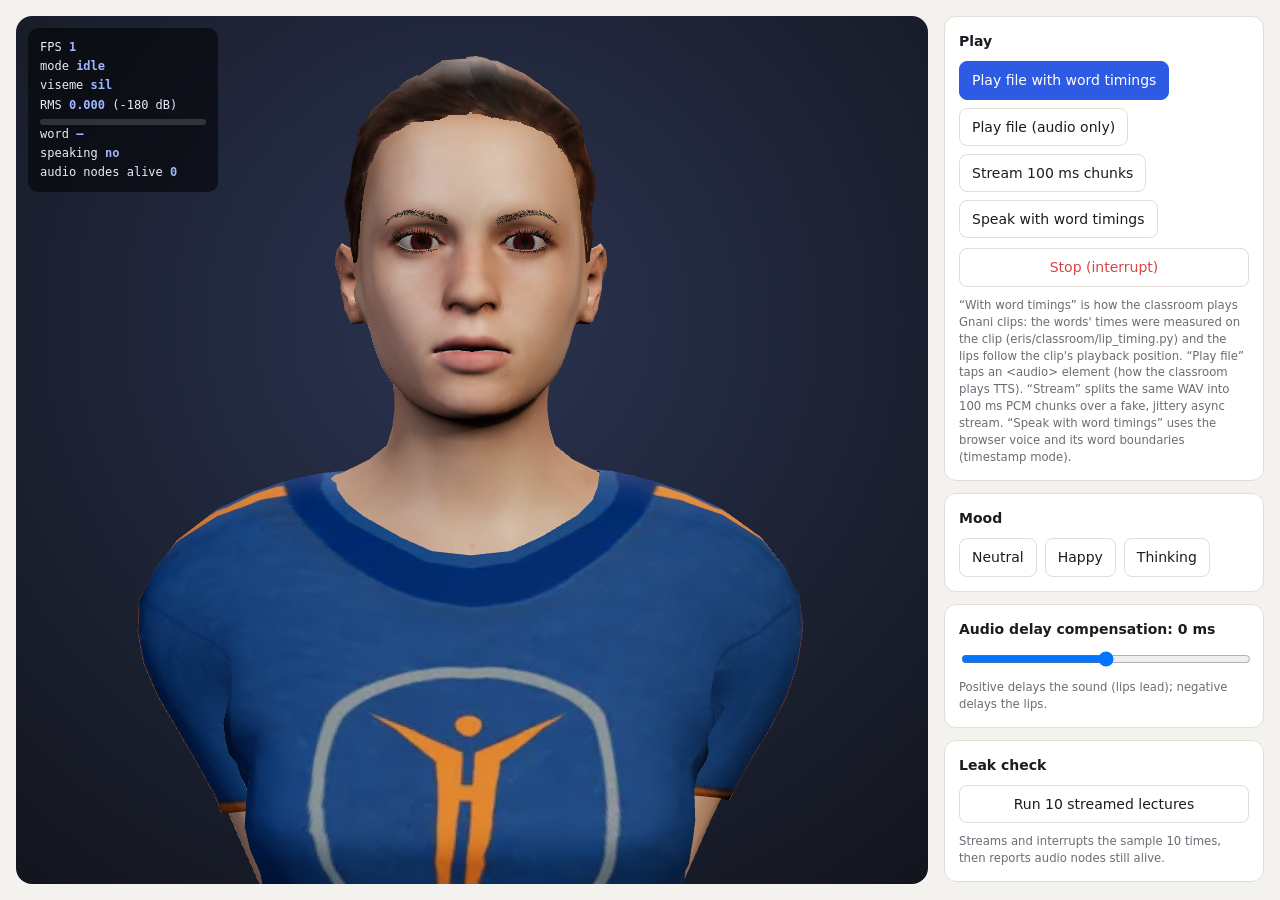
<file: web/avatar-demo.html>
<!doctype html>
<html lang="en">
<head>
  <meta charset="utf-8">
  <meta name="viewport" content="width=device-width, initial-scale=1">
  <title>Avatar Demo · Eris</title>
  <script type="importmap">
    { "imports": { "three": "./vendor/three/three.module.js", "three/addons/": "./vendor/three/addons/" } }
  </script>
  <style>
    :root { --bg: #f4f2ee; --panel: #ffffff; --text: #1b1c21; --muted: #6b6c74; --border: #e2ded4; --accent: #2d5be3; color-scheme: light; }
    * { box-sizing: border-box; }
    body { margin: 0; background: var(--bg); color: var(--text); font: 14px/1.45 system-ui, -apple-system, "Segoe UI", sans-serif; }
    main { display: grid; grid-template-columns: minmax(0, 1fr) 320px; gap: 16px; padding: 16px; height: 100vh; }
    #stage { position: relative; border-radius: 16px; overflow: hidden; background: radial-gradient(circle at 50% 35%, #2b3350, #12151d); min-height: 360px; }
    #debug { position: absolute; left: 12px; top: 12px; padding: 10px 12px; border-radius: 10px; background: rgba(0,0,0,.55); color: #e8ecf5; font: 12px/1.6 ui-monospace, Menlo, monospace; min-width: 190px; pointer-events: none; }
    #debug b { color: #9fb6ff; font-weight: 600; }
    #meter { height: 6px; border-radius: 3px; background: rgba(255,255,255,.15); overflow: hidden; margin-top: 4px; }
    #meter i { display: block; height: 100%; width: 0; background: #7ee0a1; }
    #loading { position: absolute; inset: 0; display: grid; place-items: center; color: #cfd6e6; }
    aside { display: flex; flex-direction: column; gap: 12px; overflow: auto; }
    .card { background: var(--panel); border: 1px solid var(--border); border-radius: 12px; padding: 14px; display: flex; flex-direction: column; gap: 10px; }
    .card h2 { margin: 0; font-size: 14px; }
    .row { display: flex; gap: 8px; flex-wrap: wrap; }
    button, select { font: inherit; padding: 8px 12px; border-radius: 8px; border: 1px solid var(--border); background: var(--panel); color: var(--text); cursor: pointer; }
    button.primary { background: var(--accent); border-color: var(--accent); color: #fff; }
    button.stop { color: #d64545; }
    small, .muted { color: var(--muted); }
    input[type=range] { width: 100%; }
    @media (max-width: 760px) { main { grid-template-columns: 1fr; height: auto; } #stage { height: 62vh; } }
  </style>
</head>
<body>
<main>
  <section id="stage">
    <div id="loading">Loading avatar…</div>
    <div id="debug">
      <div>FPS <b id="d-fps">–</b></div>
      <div>mode <b id="d-mode">–</b></div>
      <div>viseme <b id="d-viseme">–</b></div>
      <div>RMS <b id="d-rms">–</b> <span id="d-db"></span></div>
      <div id="meter"><i></i></div>
      <div>word <b id="d-word">–</b></div>
      <div>speaking <b id="d-speaking">no</b></div>
      <div>audio nodes alive <b id="d-nodes">0</b></div>
    </div>
  </section>
  <aside>
    <div class="card">
      <h2>Play</h2>
      <div class="row">
        <button class="primary" id="play-timed">Play file with word timings</button>
        <button id="play-file">Play file (audio only)</button>
        <button id="play-stream">Stream 100 ms chunks</button>
        <button id="play-words">Speak with word timings</button>
      </div>
      <button class="stop" id="stop">Stop (interrupt)</button>
      <small>“With word timings” is how the classroom plays Gnani clips: the words' times were measured on the clip
        (eris/classroom/lip_timing.py) and the lips follow the clip's playback position. “Play file” taps an &lt;audio&gt; element (how the classroom plays TTS). “Stream” splits the same WAV into 100 ms PCM chunks over a fake, jittery async stream. “Speak with word timings” uses the browser voice and its word boundaries (timestamp mode).</small>
    </div>
    <div class="card">
      <h2>Mood</h2>
      <div class="row">
        <button data-mood="neutral">Neutral</button><button data-mood="happy">Happy</button><button data-mood="thinking">Thinking</button>
      </div>
    </div>
    <div class="card">
      <h2>Audio delay compensation: <span id="delay-v">0</span> ms</h2>
      <input id="delay" type="range" min="-150" max="150" step="5" value="0">
      <small>Positive delays the sound (lips lead); negative delays the lips.</small>
    </div>
    <div class="card">
      <h2>Leak check</h2>
      <button id="stress">Run 10 streamed lectures</button>
      <small id="stress-out" class="muted">Streams and interrupts the sample 10 times, then reports audio nodes still alive.</small>
    </div>
  </aside>
</main>
<script type="module">
  import { createAvatar } from "./js/avatar/avatar.js";
  import { parseWav, splitPcm } from "./js/avatar/scheduler.js";

  const $ = (id) => document.getElementById(id);
  const stage = $("stage");
  const avatar = await createAvatar({ container: stage, options: { background: null } }).catch((e) => {
    $("loading").textContent = "Could not load the avatar: " + e.message; throw e;
  });
  $("loading").remove();
  window.avatar = avatar;  // handy for debugging in the console

  const sampleUrl = "./assets/avatar-demo/sample.wav";
  const sampleText = (await (await fetch("./assets/avatar-demo/sample.json")).json()).text;
  const wavBytes = await (await fetch(sampleUrl)).arrayBuffer();

  // 1) Whole file through an <audio> element, tapped by the avatar (played once, through the avatar).
  const audioEl = new Audio(sampleUrl);
  window.demoAudio = audioEl;  // for debugging and the sync measurement
  avatar.attachAudioStream(audioEl);
  $("play-file").onclick = async () => { await avatar.ctx.resume(); avatar.clearTimestamps(); audioEl.currentTime = 0; audioEl.play(); };

  // 1b) The same element with measured word timings, on the element's own clock (the classroom's path).
  const timing = await (await fetch("./assets/avatar-demo/sample.timing.json")).json();
  $("play-timed").onclick = async () => {
    await avatar.ctx.resume();
    audioEl.currentTime = 0;
    avatar.setTimestamps(timing, { clock: "media", media: audioEl });
    audioEl.play();
  };
  const wordAt = (t) => { const i = timing.times.findIndex((s, k) => t * 1000 >= s && t * 1000 <= s + timing.durations[k]); return i < 0 ? "–" : timing.words[i]; };

  // 2) The same WAV as 100 ms PCM chunks over a fake async stream with network jitter.
  let streamRun = 0;
  async function* fakeStream(ms = 100) {
    const wav = parseWav(wavBytes);
    for (const chunk of splitPcm(wavBytes, wav, ms)) {
      await new Promise(r => setTimeout(r, ms * (0.5 + Math.random() * 0.6)));  // arrives a bit faster than real time, jittery
      yield { chunk, format: { type: "pcm16", sampleRate: wav.sampleRate, channels: wav.channels } };
    }
  }
  async function playStream(stopAfterMs = 0) {
    const run = ++streamRun;
    await avatar.ctx.resume();
    const started = performance.now();
    for await (const { chunk, format } of fakeStream()) {
      if (run !== streamRun) return;
      avatar.pushAudioChunk(chunk, format);
      if (stopAfterMs && performance.now() - started > stopAfterMs) { avatar.stop(); return; }
    }
  }
  $("play-stream").onclick = () => playStream();

  // 3) Browser voice + word boundary events → timestamp mode (the browser voice can't be routed into Web Audio).
  $("play-words").onclick = () => {
    speechSynthesis.cancel();
    const u = new SpeechSynthesisUtterance(sampleText);
    u.rate = 0.9; u.lang = "en-US";
    const words = sampleText.split(/\s+/);
    let fired = false;
    u.onboundary = (e) => {
      if (e.name && e.name !== "word") return;
      fired = true;
      const word = sampleText.slice(e.charIndex).split(/\s/)[0];
      avatar.setTimestamps({ words: [word], times: [0], durations: [Math.max(180, word.length * 75)] }, { clock: "perf" });
    };
    u.onstart = () => setTimeout(() => {  // voices without boundary events: spread the words over an estimate
      if (fired) return;
      let t = 0; const times = [], durs = [];
      for (const w of words) { const d = Math.max(180, w.length * 75); times.push(t); durs.push(d); t += d + 60; }
      avatar.setTimestamps({ words, times, durations: durs }, { clock: "perf" });
    }, 300);
    speechSynthesis.speak(u);
  };

  $("stop").onclick = () => { streamRun++; audioEl.pause(); speechSynthesis.cancel(); avatar.stop(); };
  document.querySelectorAll("[data-mood]").forEach(b => b.onclick = () => avatar.setMood(b.dataset.mood));
  $("delay").oninput = (e) => { avatar.setDelay(+e.target.value); $("delay-v").textContent = e.target.value; };

  $("stress").onclick = async () => {
    $("stress-out").textContent = "Running…";
    for (let i = 1; i <= 10; i++) {
      $("stress-out").textContent = `Lecture ${i}/10…`;
      await playStream(1200 + Math.random() * 800);
      await new Promise(r => setTimeout(r, 300));
    }
    await new Promise(r => setTimeout(r, 500));
    const s = avatar.audio.stats;
    $("stress-out").textContent = `Done: ${s.created} buffer sources created, ${s.released} released, ${avatar.audio.sources.size} still alive.`;
  };

  // Debug overlay (10×/s is plenty).
  avatar.addEventListener("speechstart", () => $("d-speaking").textContent = "yes");
  avatar.addEventListener("speechend", () => $("d-speaking").textContent = "no");
  setInterval(() => {
    const d = avatar.debug;
    $("d-fps").textContent = d.fps; $("d-mode").textContent = d.mode; $("d-viseme").textContent = d.viseme;
    $("d-rms").textContent = d.rms.toFixed(3); $("d-db").textContent = `(${d.db.toFixed(0)} dB)`;
    document.querySelector("#meter i").style.width = `${Math.round(d.level * 100)}%`;
    $("d-nodes").textContent = avatar.audio.sources.size;
    $("d-word").textContent = audioEl.paused ? "–" : wordAt(audioEl.currentTime);
  }, 100);
</script>
</body>
</html>
</file>
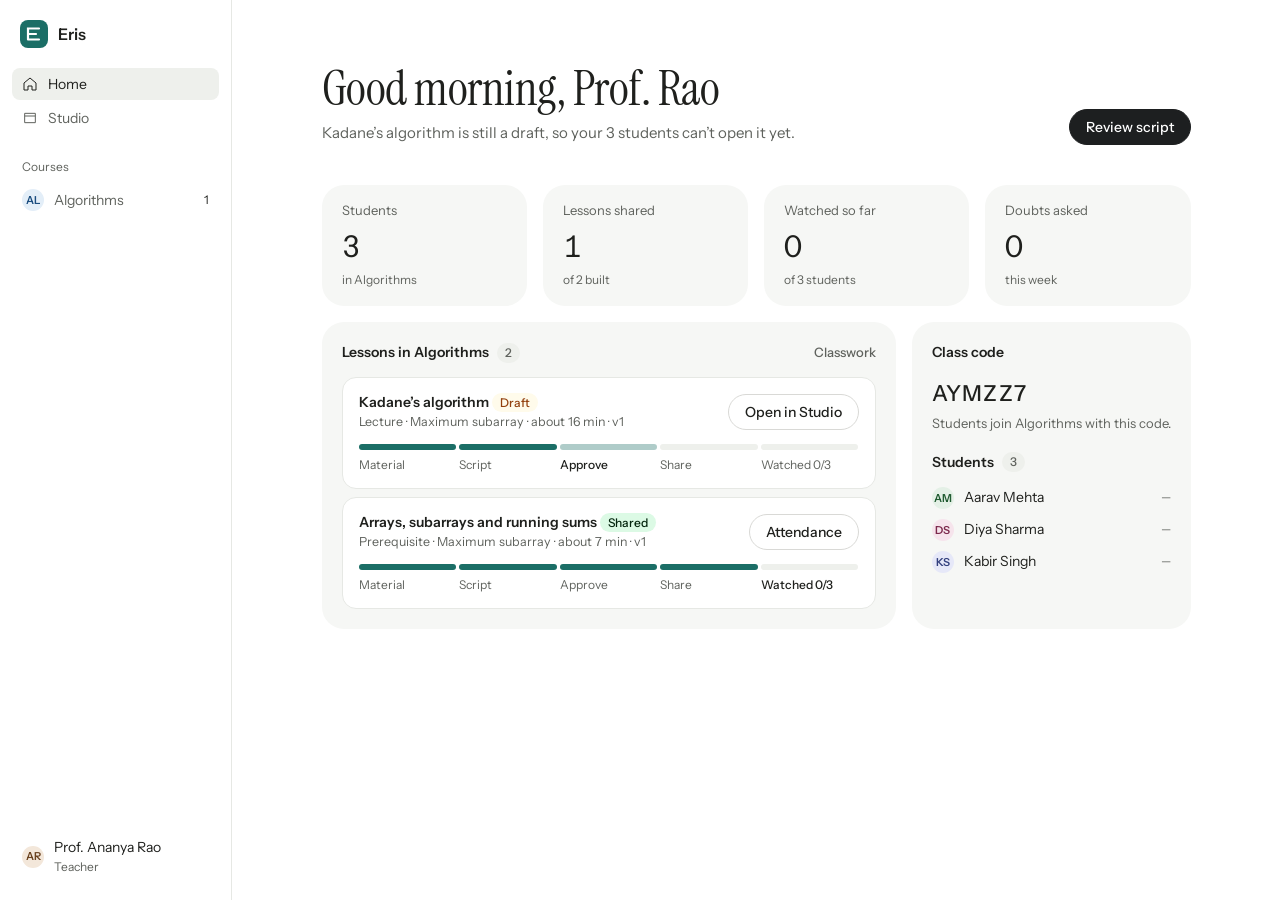
<file: .taste-skill/mockups/home.html>
<!doctype html>
<html lang="en">
<head>
<meta charset="utf-8">
<meta name="viewport" content="width=device-width, initial-scale=1">
<title>Eris home mockup</title>
<link rel="preconnect" href="https://fonts.googleapis.com"><link rel="preconnect" href="https://fonts.gstatic.com" crossorigin>
<link href="https://fonts.googleapis.com/css2?family=Instrument+Sans:wght@400;500;600&family=Instrument+Serif&family=Geist:wght@400;500;700&display=swap" rel="stylesheet">
<style>
/* A: editorial greeting */
.a {
  --ground:#ffffff; --side:#ffffff; --surface:#f6f7f5; --raised:#ffffff; --border:#e6e8e4; --rule:#eef0ec; --control:#d9d9d6;
  --text:#1f201d; --muted:#5f625d; --accent:#1b6e66; --accent-soft:#e3f0ee; --active:#eef0ec;
  --rc:22px; --rk:999px; --font:"Instrument Sans",system-ui,sans-serif; --gap:16px;
}
/* B: achromatic ledger */
.b {
  --ground:#f2f4f7; --side:#f2f4f7; --surface:#ffffff; --raised:#ffffff; --border:#e3e6ea; --rule:#eef0f3; --control:#d4d4d4;
  --text:#0a0a0a; --muted:#5f6368; --accent:#1d5fbf; --accent-soft:#e7eefa; --active:#e4e7eb;
  --rc:8px; --rk:6px; --font:"Geist",system-ui,sans-serif; --gap:12px;
}
* { box-sizing:border-box; }
body { margin:0; font:14px/1.5 var(--font); color:var(--text); background:var(--ground); -webkit-font-smoothing:antialiased; }
.shell { display:grid; grid-template-columns:232px 1fr; min-height:100vh; }
.side { background:var(--side); border-right:1px solid var(--border); padding:16px 12px; display:flex; flex-direction:column; gap:2px; }
.b .side { border-right:0; }
.brand { display:flex; align-items:center; gap:10px; padding:4px 8px 18px; }
.mark { width:28px; height:28px; display:grid; place-items:center; }
.brand b { font-size:16px; font-weight:600; }
.nav { display:flex; align-items:center; gap:10px; height:32px; padding:0 10px; border-radius:8px; color:var(--muted); text-decoration:none; }
.nav.on { background:var(--active); color:var(--text); }
.nav svg { width:16px; height:16px; fill:none; stroke:currentColor; stroke-width:1.5; }
.grp { font-size:12px; color:var(--muted); padding:22px 10px 6px; }
.ini { width:22px; height:22px; border-radius:50%; display:grid; place-items:center; font-size:11px; font-weight:600; flex:none; }
.side .foot { margin-top:auto; display:flex; align-items:center; gap:10px; padding:8px 10px; }
.side .foot small { display:block; color:var(--muted); font-size:12px; }
.count { margin-left:auto; font-size:12px; color:var(--text); }
main { padding:40px 48px; }
.a main { max-width:1100px; margin:0 auto; padding-top:64px; }
h1 { margin:0; font-weight:600; font-size:24px; letter-spacing:-.01em; }
.a h1 { font:400 48px/1.05 "Instrument Serif",serif; letter-spacing:-.01em; }
.sub { color:var(--muted); font-size:15px; margin:8px 0 0; }
.title { display:flex; align-items:flex-end; justify-content:space-between; gap:16px; }
.btn { height:36px; padding:0 16px; border-radius:var(--rk); border:1px solid var(--control); background:var(--raised); font:500 14px var(--font); color:var(--text); display:inline-flex; align-items:center; gap:8px; }
.btn.pri { background:#1d1f20; color:#fff; border-color:#1d1f20; }
.grid { display:grid; grid-template-columns:repeat(12,1fr); gap:var(--gap); margin-top:40px; }
.panel { background:var(--surface); border-radius:var(--rc); padding:20px; }
.b .panel { border:1px solid var(--border); }
.panel h2 { font-size:14px; font-weight:600; margin:0 0 14px; display:flex; align-items:center; gap:8px; }
.panel h2 a { margin-left:auto; font-weight:500; color:var(--muted); text-decoration:none; font-size:13px; }
.chip { font-size:12px; font-weight:500; background:var(--rule); color:var(--muted); padding:1px 8px; border-radius:999px; }
.kpis { grid-column:1/-1; display:grid; grid-template-columns:repeat(4,1fr); }
.kpis div { padding:4px 20px; }
.kpis div + div { border-left:1px solid var(--border); }
.kpis span { display:block; color:var(--muted); font-size:13px; }
.kpis strong { display:block; font-size:30px; font-weight:400; font-variant-numeric:tabular-nums; margin-top:4px; }
.kpis small { color:var(--muted); font-size:12px; }
.a .kpis { gap:16px; } .a .kpis div { background:var(--surface); border-radius:var(--rc); padding:16px 20px; border:0; }
.b .kpis { background:var(--surface); border:1px solid var(--border); border-radius:var(--rc); padding:16px 0; }
.row { background:var(--raised); border:1px solid var(--border); border-radius:14px; padding:14px 16px; display:grid; grid-template-columns:1fr auto; gap:6px 16px; align-items:center; }
.b .row { border:0; border-top:1px solid var(--rule); border-radius:0; padding:14px 0; background:transparent; }
.b .row:first-of-type { border-top:0; }
.row + .row { margin-top:8px; } .b .row + .row { margin-top:0; }
.row b { font-weight:600; font-size:14px; } .row .meta { color:var(--muted); font-size:12.5px; }
/* the lesson path: the signature element */
.path { grid-column:1/-1; display:grid; grid-template-columns:repeat(5,1fr); gap:3px; margin-top:6px; }
.path i { height:6px; border-radius:3px; background:var(--rule); display:block; }
.b .path i { border-radius:1px; }
.path i.done { background:var(--accent); }
.path i.now { background:var(--accent); opacity:.35; }
.labels { grid-column:1/-1; display:grid; grid-template-columns:repeat(5,1fr); gap:3px; font-size:12px; color:var(--muted); }
.labels .on { color:var(--text); font-weight:500; }
.pill { font-size:12px; font-weight:500; padding:2px 8px; border-radius:999px; white-space:nowrap; }
.pill.draft { background:#fffbeb; color:#92400e; } .pill.ok { background:#dcfae5; color:#04250e; }
.people { display:flex; flex-direction:column; gap:10px; }
.people div { display:flex; align-items:center; gap:10px; }
.people small { margin-left:auto; color:var(--muted); font-variant-numeric:tabular-nums; }
.code { font-size:22px; letter-spacing:.06em; font-weight:500; }
</style>
</head>
<body class="a">
<div class="shell">
  <aside class="side">
    <div class="brand">
      <svg class="mark" viewBox="0 0 28 28"><rect width="28" height="28" rx="8" fill="var(--accent)"/><path d="M8 19.5 V8.5 h11 M8 14 h8 M8 19.5 h11" stroke="#fff" stroke-width="2.2" fill="none" stroke-linecap="round"/></svg>
      <b>Eris</b>
    </div>
    <a class="nav on" href="#"><svg viewBox="0 0 24 24"><path d="M3 10.5 12 3l9 7.5V21h-6v-6H9v6H3z"/></svg>Home</a>
    <a class="nav" href="#"><svg viewBox="0 0 24 24"><path d="M4 5h16v14H4zM4 9h16"/></svg>Studio</a>
    <div class="grp">Courses</div>
    <a class="nav" href="#"><span class="ini" style="background:#e3eef8;color:#1c4e80">AL</span>Algorithms<span class="count">1</span></a>
    <div class="foot"><span class="ini" style="background:#f3e7da;color:#6b4320">AR</span><div>Prof. Ananya Rao<small>Teacher</small></div></div>
  </aside>
  <main>
    <div class="title">
      <div>
        <h1>Good morning, Prof. Rao</h1>
        <p class="sub">Kadane’s algorithm is still a draft, so your 3 students can’t open it yet.</p>
      </div>
      <button class="btn pri">Review script</button>
    </div>
    <div class="grid">
      <div class="kpis">
        <div><span>Students</span><strong>3</strong><small>in Algorithms</small></div>
        <div><span>Lessons shared</span><strong>1</strong><small>of 2 built</small></div>
        <div><span>Watched so far</span><strong>0</strong><small>of 3 students</small></div>
        <div><span>Doubts asked</span><strong>0</strong><small>this week</small></div>
      </div>
      <section class="panel" style="grid-column:span 8">
        <h2>Lessons in Algorithms <span class="chip">2</span><a href="#">Classwork</a></h2>
        <div class="row">
          <div><b>Kadane’s algorithm</b> <span class="pill draft">Draft</span><div class="meta">Lecture · Maximum subarray · about 16 min · v1</div></div>
          <button class="btn">Open in Studio</button>
          <div class="path"><i class="done"></i><i class="done"></i><i class="now"></i><i></i><i></i></div>
          <div class="labels"><span>Material</span><span>Script</span><span class="on">Approve</span><span>Share</span><span>Watched 0/3</span></div>
        </div>
        <div class="row">
          <div><b>Arrays, subarrays and running sums</b> <span class="pill ok">Shared</span><div class="meta">Prerequisite · Maximum subarray · about 7 min · v1</div></div>
          <button class="btn">Attendance</button>
          <div class="path"><i class="done"></i><i class="done"></i><i class="done"></i><i class="done"></i><i></i></div>
          <div class="labels"><span>Material</span><span>Script</span><span>Approve</span><span>Share</span><span class="on">Watched 0/3</span></div>
        </div>
      </section>
      <section class="panel" style="grid-column:span 4">
        <h2>Class code</h2>
        <div class="code">AYMZZ7</div>
        <p class="sub" style="font-size:13px;margin:4px 0 18px">Students join Algorithms with this code.</p>
        <h2>Students <span class="chip">3</span></h2>
        <div class="people">
          <div><span class="ini" style="background:#e4f0e6;color:#225c32">AM</span>Aarav Mehta<small>—</small></div>
          <div><span class="ini" style="background:#f6e4ec;color:#7c2a4d">DS</span>Diya Sharma<small>—</small></div>
          <div><span class="ini" style="background:#e6e8f8;color:#33407e">KS</span>Kabir Singh<small>—</small></div>
        </div>
      </section>
    </div>
  </main>
</div>
<script>const b = location.hash === "#b"; document.body.className = b ? "b" : "a"; if (b) document.querySelector("h1").textContent = "Today";</script>
</body>
</html>
</file>
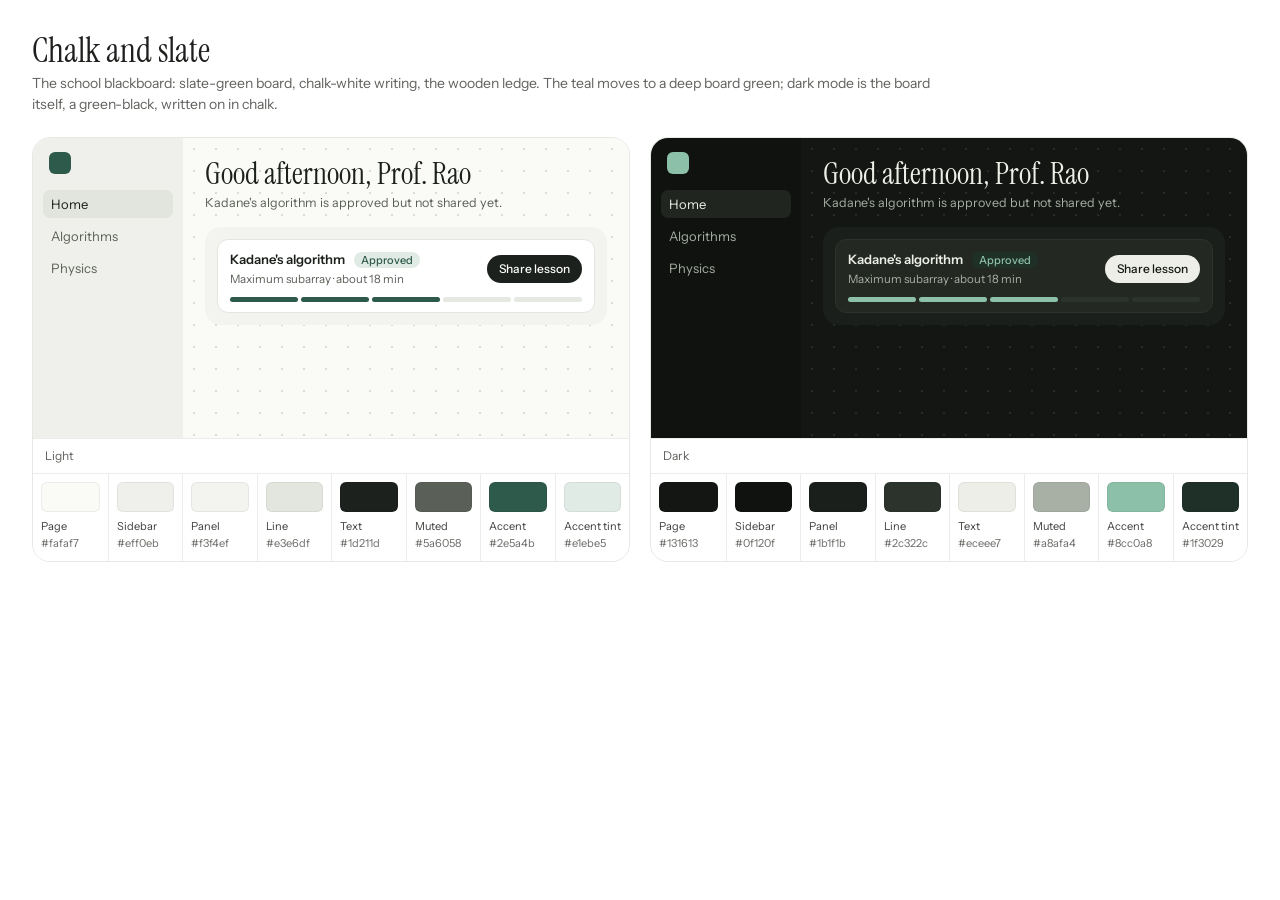
<file: .taste-skill/mockups/palettes.html>
<!doctype html>
<html lang="en">
<head>
<meta charset="utf-8">
<title>Eris palettes</title>
<link href="https://fonts.googleapis.com/css2?family=Instrument+Sans:wght@400;500;600&family=Instrument+Serif&display=swap" rel="stylesheet">
<style>
* { box-sizing: border-box; }
body { margin: 0; padding: 32px; font: 14px/1.5 "Instrument Sans", sans-serif; background: #ffffff; color: #1f201d; }
h1 { font: 400 34px/1.1 "Instrument Serif", serif; margin: 0 0 4px; }
.lede { color: #5f625d; margin: 0 0 22px; max-width: 900px; }
.pair { display: grid; grid-template-columns: 1fr 1fr; gap: 20px; }
.theme { border-radius: 18px; overflow: hidden; border: 1px solid #e6e8e4; }
.ui { display: grid; grid-template-columns: 150px 1fr; height: 300px; }
.side { background: var(--side); padding: 14px 10px; display: flex; flex-direction: column; gap: 4px; }
.mark { width: 22px; height: 22px; border-radius: 6px; background: var(--accent); margin: 0 6px 12px; }
.nav { height: 28px; border-radius: 7px; padding: 0 8px; display: flex; align-items: center; color: var(--muted); font-size: 13px; }
.nav.on { background: var(--active); color: var(--text); }
.canvas { padding: 20px 22px; color: var(--text);
  background: radial-gradient(circle, var(--dot) 1.1px, transparent 1.3px) 0 0 / 22px 22px, var(--bg); }
.greet { font: 400 30px/1.05 "Instrument Serif", serif; }
.sub { color: var(--muted); font-size: 12.5px; margin: 4px 0 14px; }
.panel { background: var(--panel); border-radius: 16px; padding: 12px; }
.card { background: var(--surface); border: 1px solid var(--border); border-radius: 11px; padding: 10px 12px; display: grid; grid-template-columns: 1fr auto; gap: 2px 10px; }
.card b { font-weight: 600; font-size: 13px; } .card small { color: var(--muted); font-size: 11.5px; }
.btn { grid-row: 1 / span 2; grid-column: 2; align-self: center; height: 28px; padding: 0 12px; border-radius: 999px; background: var(--primary); color: var(--onprimary); font-size: 12px; font-weight: 500; display: grid; place-items: center; }
.path { grid-column: 1 / -1; display: grid; grid-template-columns: repeat(5, 1fr); gap: 3px; margin-top: 7px; }
.path i { height: 5px; border-radius: 3px; background: var(--track); } .path i.d { background: var(--accent); }
.pill { display: inline-block; font-size: 11px; padding: 0 7px; border-radius: 999px; background: var(--accentsoft); color: var(--accent); margin-left: 6px; font-weight: 500; }
.sw { display: grid; grid-template-columns: repeat(8, 1fr); background: #fff; }
.sw div { padding: 8px 8px 10px; font-size: 11px; color: #3c3e3a; border-top: 1px solid #ecedea; }
.sw div + div { border-left: 1px solid #ecedea; }
.sw span { display: block; height: 30px; border-radius: 6px; margin-bottom: 6px; border: 1px solid rgba(0,0,0,.06); }
.sw code { font: 11px "Instrument Sans", sans-serif; color: #6b6d68; }
.label { font-size: 12px; color: #5f625d; padding: 8px 12px; background: #fff; border-top: 1px solid #ecedea; }
</style>
</head>
<body>
<div id="root"></div>
<script>
const P = {
  chalk: {
    name: "Chalk and slate", idea: "The school blackboard: slate-green board, chalk-white writing, the wooden ledge. The teal moves to a deep board green; dark mode is the board itself, a green-black, written on in chalk.",
    light: { bg: "#fafaf7", side: "#eff0eb", active: "#e2e5dd", panel: "#f3f4ef", surface: "#ffffff", border: "#e3e6df", dot: "#d8dcd2", text: "#1d211d", muted: "#5a6058", accent: "#2e5a4b", accentsoft: "#e1ebe5", primary: "#1d211d", onprimary: "#ffffff", track: "#e6e9e2" },
    dark:  { bg: "#131613", side: "#0f120f", active: "#20251f", panel: "#1b1f1b", surface: "#232823", border: "#2c322c", dot: "#262b25", text: "#eceee7", muted: "#a8afa4", accent: "#8cc0a8", accentsoft: "#1f3029", primary: "#eceee7", onprimary: "#131613", track: "#2c322c" },
  },
  book: {
    name: "Exercise book", idea: "An Indian school notebook: off-white ruled paper, the blue of a ballpoint pen, the red margin line kept for mistakes only. Dark mode is blue-black ink on a desk at night.",
    light: { bg: "#fbfbf9", side: "#efeff0", active: "#e2e3e6", panel: "#f4f4f3", surface: "#ffffff", border: "#e4e4e6", dot: "#d6d9e0", text: "#1b1c21", muted: "#5b5e66", accent: "#2b4c96", accentsoft: "#e6ebf6", primary: "#1b1c21", onprimary: "#ffffff", track: "#e7e8eb" },
    dark:  { bg: "#121317", side: "#0e0f12", active: "#202128", panel: "#1a1b20", surface: "#24252b", border: "#2e3037", dot: "#25272e", text: "#f0f0ec", muted: "#a7aab3", accent: "#94abe2", accentsoft: "#1f2741", primary: "#f0f0ec", onprimary: "#121317", track: "#2e3037" },
  },
  brass: {
    name: "Library", idea: "An old college library: paper the colour of a catalogue card, cloth-bound spines, a brass reading lamp. One brass hue on the data; dark mode is the reading room after hours.",
    light: { bg: "#fbfaf8", side: "#f0eee9", active: "#e4e1da", panel: "#f4f2ee", surface: "#ffffff", border: "#e6e2da", dot: "#dcd7cd", text: "#211f1b", muted: "#605b53", accent: "#80621a", accentsoft: "#f3ecda", primary: "#211f1b", onprimary: "#ffffff", track: "#e9e6df" },
    dark:  { bg: "#141311", side: "#100f0d", active: "#24221e", panel: "#1c1b18", surface: "#25231f", border: "#302d28", dot: "#29271f", text: "#f1eee7", muted: "#aea89c", accent: "#d2b15e", accentsoft: "#322a17", primary: "#f1eee7", onprimary: "#141311", track: "#302d28" },
  },
};
const key = location.hash.slice(1) || "chalk";
const p = P[key];
const vars = (t) => Object.entries(t).map(([k, v]) => `--${k}:${v}`).join(";");
const ui = (t, mode) => `
  <div class="theme">
    <div class="ui" style="${vars(t)}">
      <div class="side"><div class="mark"></div><div class="nav on">Home</div><div class="nav">Algorithms</div><div class="nav">Physics</div></div>
      <div class="canvas">
        <div class="greet">Good afternoon, Prof. Rao</div>
        <div class="sub">Kadane's algorithm is approved but not shared yet.</div>
        <div class="panel"><div class="card"><b>Kadane's algorithm <span class="pill">Approved</span></b><small>Maximum subarray · about 18 min</small><div class="btn">Share lesson</div>
          <div class="path"><i class="d"></i><i class="d"></i><i class="d"></i><i></i><i></i></div></div></div>
      </div>
    </div>
    <div class="label">${mode}</div>
    <div class="sw">${[["Page", t.bg], ["Sidebar", t.side], ["Panel", t.panel], ["Line", t.border], ["Text", t.text], ["Muted", t.muted], ["Accent", t.accent], ["Accent tint", t.accentsoft]]
      .map(([n, c]) => `<div><span style="background:${c}"></span>${n}<br><code>${c}</code></div>`).join("")}</div>
  </div>`;
document.getElementById("root").innerHTML = `<h1>${p.name}</h1><p class="lede">${p.idea}</p><div class="pair">${ui(p.light, "Light")}${ui(p.dark, "Dark")}</div>`;
</script>
</body>
</html>
</file>
